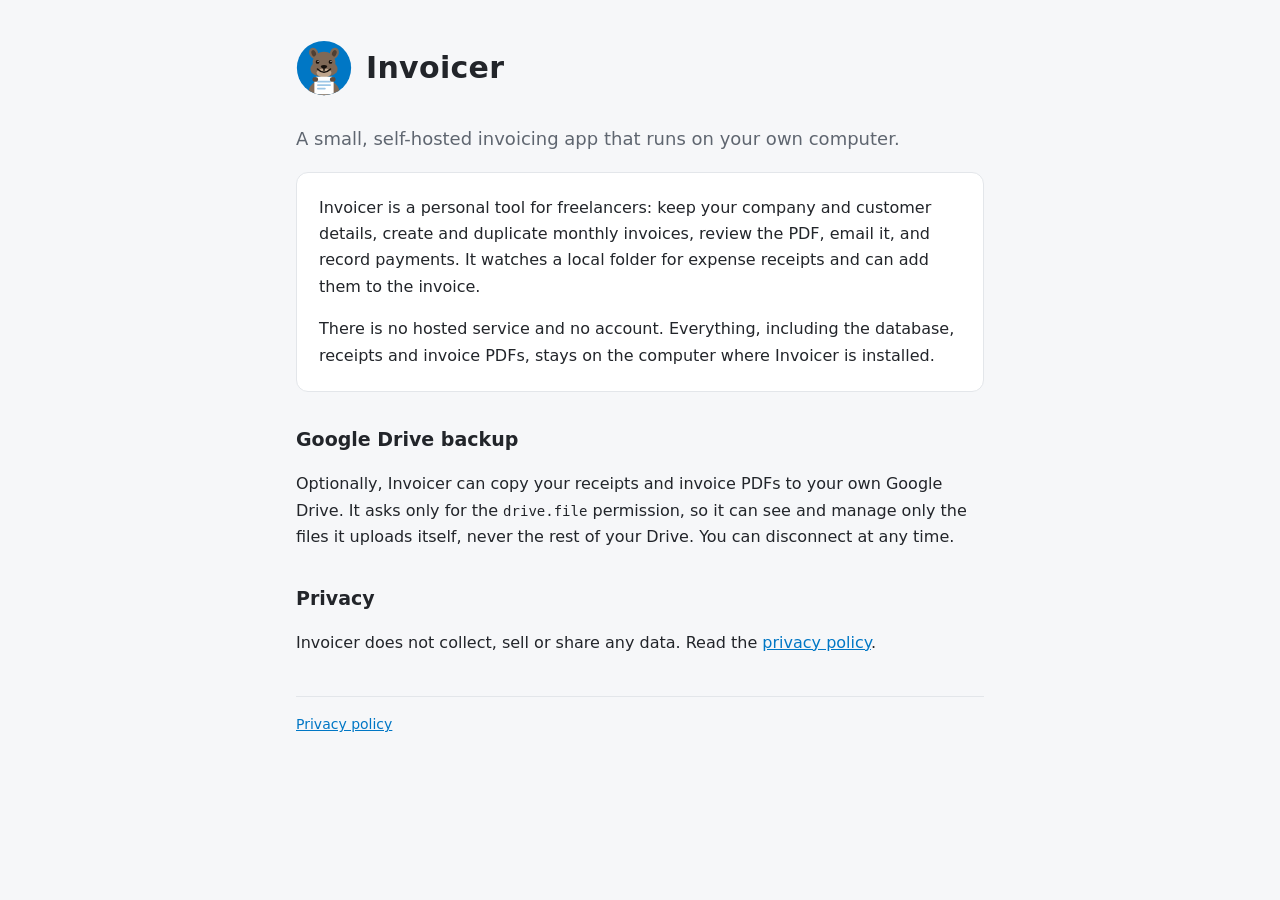
<file: index.html>
<!doctype html>
<html lang="en">
<head>
<meta charset="utf-8">
<meta name="viewport" content="width=device-width, initial-scale=1">
<title>Invoicer</title>
<meta name="description" content="A small self-hosted invoicing app that runs on your own computer.">
<link rel="icon" href="logo.svg" type="image/svg+xml">
<link rel="stylesheet" href="style.css">
</head>
<body>
<main>
  <header><img src="logo.svg" alt=""><h1>Invoicer</h1></header>
  <p class="lead">A small, self-hosted invoicing app that runs on your own computer.</p>

  <div class="card">
    <p>Invoicer is a personal tool for freelancers: keep your company and customer details, create and
      duplicate monthly invoices, review the PDF, email it, and record payments. It watches a local folder for
      expense receipts and can add them to the invoice.</p>
    <p>There is no hosted service and no account. Everything, including the database, receipts and invoice PDFs,
      stays on the computer where Invoicer is installed.</p>
  </div>

  <h2>Google Drive backup</h2>
  <p>Optionally, Invoicer can copy your receipts and invoice PDFs to your own Google Drive. It asks only for the
    <code>drive.file</code> permission, so it can see and manage only the files it uploads itself, never the rest of your Drive.
    You can disconnect at any time.</p>

  <h2>Privacy</h2>
  <p>Invoicer does not collect, sell or share any data. Read the <a href="privacy.html">privacy policy</a>.</p>

  <footer><a href="privacy.html">Privacy policy</a></footer>
</main>
</body>
</html>
</file>
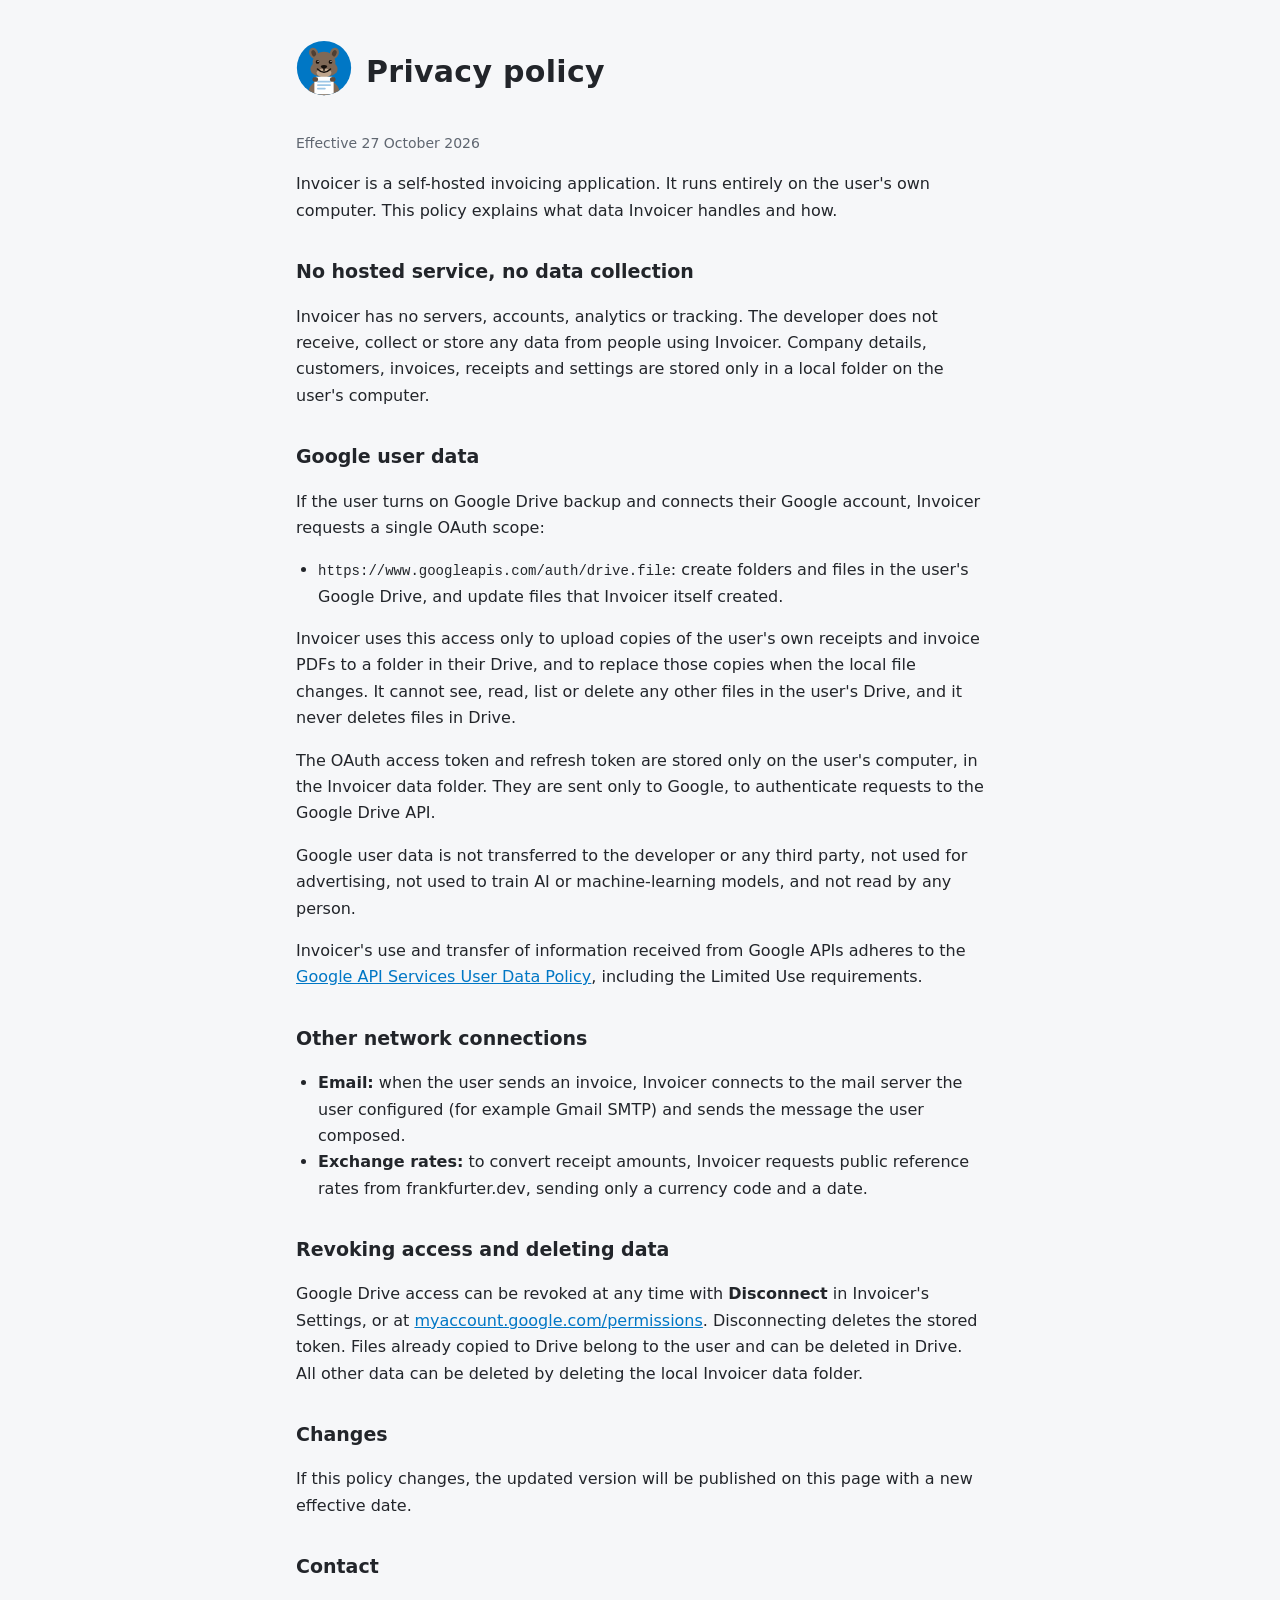
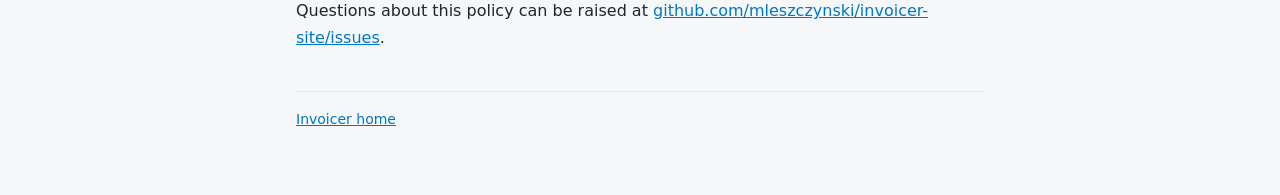
<file: privacy.html>
<!doctype html>
<html lang="en">
<head>
<meta charset="utf-8">
<meta name="viewport" content="width=device-width, initial-scale=1">
<title>Invoicer privacy policy</title>
<meta name="description" content="How Invoicer handles your data, including Google user data.">
<link rel="icon" href="logo.svg" type="image/svg+xml">
<link rel="stylesheet" href="style.css">
</head>
<body>
<main>
  <header><a href="./"><img src="logo.svg" alt="Invoicer home"></a><h1>Privacy policy</h1></header>
  <p class="muted">Effective 27 October 2026</p>

  <p>Invoicer is a self-hosted invoicing application. It runs entirely on the
    user's own computer. This policy explains what data Invoicer handles and how.</p>

  <h2>No hosted service, no data collection</h2>
  <p>Invoicer has no servers, accounts, analytics or tracking. The developer does not receive, collect or store
    any data from people using Invoicer. Company details, customers, invoices, receipts and settings are stored
    only in a local folder on the user's computer.</p>

  <h2>Google user data</h2>
  <p>If the user turns on Google Drive backup and connects their Google account, Invoicer requests a single
    OAuth scope:</p>
  <ul>
    <li><code>https://www.googleapis.com/auth/drive.file</code>: create folders and files in the user's Google Drive,
      and update files that Invoicer itself created.</li>
  </ul>
  <p>Invoicer uses this access only to upload copies of the user's own receipts and invoice PDFs to a folder in
    their Drive, and to replace those copies when the local file changes. It cannot see, read, list or delete any
    other files in the user's Drive, and it never deletes files in Drive.</p>
  <p>The OAuth access token and refresh token are stored only on the user's computer, in the Invoicer data folder.
    They are sent only to Google, to authenticate requests to the Google Drive API.</p>
  <p>Google user data is not transferred to the developer or any third party, not used for advertising, not
    used to train AI or machine-learning models, and not read by any person.</p>
  <p>Invoicer's use and transfer of information received from Google APIs adheres to the
    <a href="https://developers.google.com/terms/api-services-user-data-policy">Google API Services User Data Policy</a>,
    including the Limited Use requirements.</p>

  <h2>Other network connections</h2>
  <ul>
    <li><b>Email:</b> when the user sends an invoice, Invoicer connects to the mail server the user configured
      (for example Gmail SMTP) and sends the message the user composed.</li>
    <li><b>Exchange rates:</b> to convert receipt amounts, Invoicer requests public reference rates from
      frankfurter.dev, sending only a currency code and a date.</li>
  </ul>

  <h2>Revoking access and deleting data</h2>
  <p>Google Drive access can be revoked at any time with <b>Disconnect</b> in Invoicer's Settings, or at
    <a href="https://myaccount.google.com/permissions">myaccount.google.com/permissions</a>. Disconnecting deletes the
    stored token. Files already copied to Drive belong to the user and can be deleted in Drive. All other data
    can be deleted by deleting the local Invoicer data folder.</p>

  <h2>Changes</h2>
  <p>If this policy changes, the updated version will be published on this page with a new effective date.</p>

  <h2>Contact</h2>
  <p>Questions about this policy can be raised at
    <a href="https://github.com/mleszczynski/invoicer-site/issues">github.com/mleszczynski/invoicer-site/issues</a>.</p>

  <footer><a href="./">Invoicer home</a></footer>
</main>
</body>
</html>
</file>
<file: style.css>
:root {
  --bg: #f6f7f9; --panel: #fff; --text: #22252a; --muted: #5f6670; --line: #e3e6ea; --accent: #0077c5;
}
@media (prefers-color-scheme: dark) {
  :root { --bg: #15171a; --panel: #1e2125; --text: #e6e8eb; --muted: #a2a9b3; --line: #30343a; --accent: #3b9be0; }
}
* { box-sizing: border-box; }
body { margin: 0; background: var(--bg); color: var(--text); font: 16px/1.65 system-ui, -apple-system, "Segoe UI", sans-serif; }
main { max-width: 720px; margin: 0 auto; padding: 40px 16px 64px; }
header { display: flex; align-items: center; gap: 14px; margin-bottom: 28px; }
header img { width: 56px; height: 56px; }
header a { color: inherit; text-decoration: none; }
h1 { font-size: 30px; margin: 0; letter-spacing: .3px; }
h2 { font-size: 19px; margin: 32px 0 8px; }
p, li { color: var(--text); }
.lead { font-size: 18px; color: var(--muted); margin-top: 0; }
.muted { color: var(--muted); font-size: 14px; }
a { color: var(--accent); }
ul { padding-left: 22px; }
.card { background: var(--panel); border: 1px solid var(--line); border-radius: 12px; padding: 6px 22px; }
footer { margin-top: 40px; padding-top: 16px; border-top: 1px solid var(--line); font-size: 14px; color: var(--muted); }
code { font-size: 14px; }
</file>
